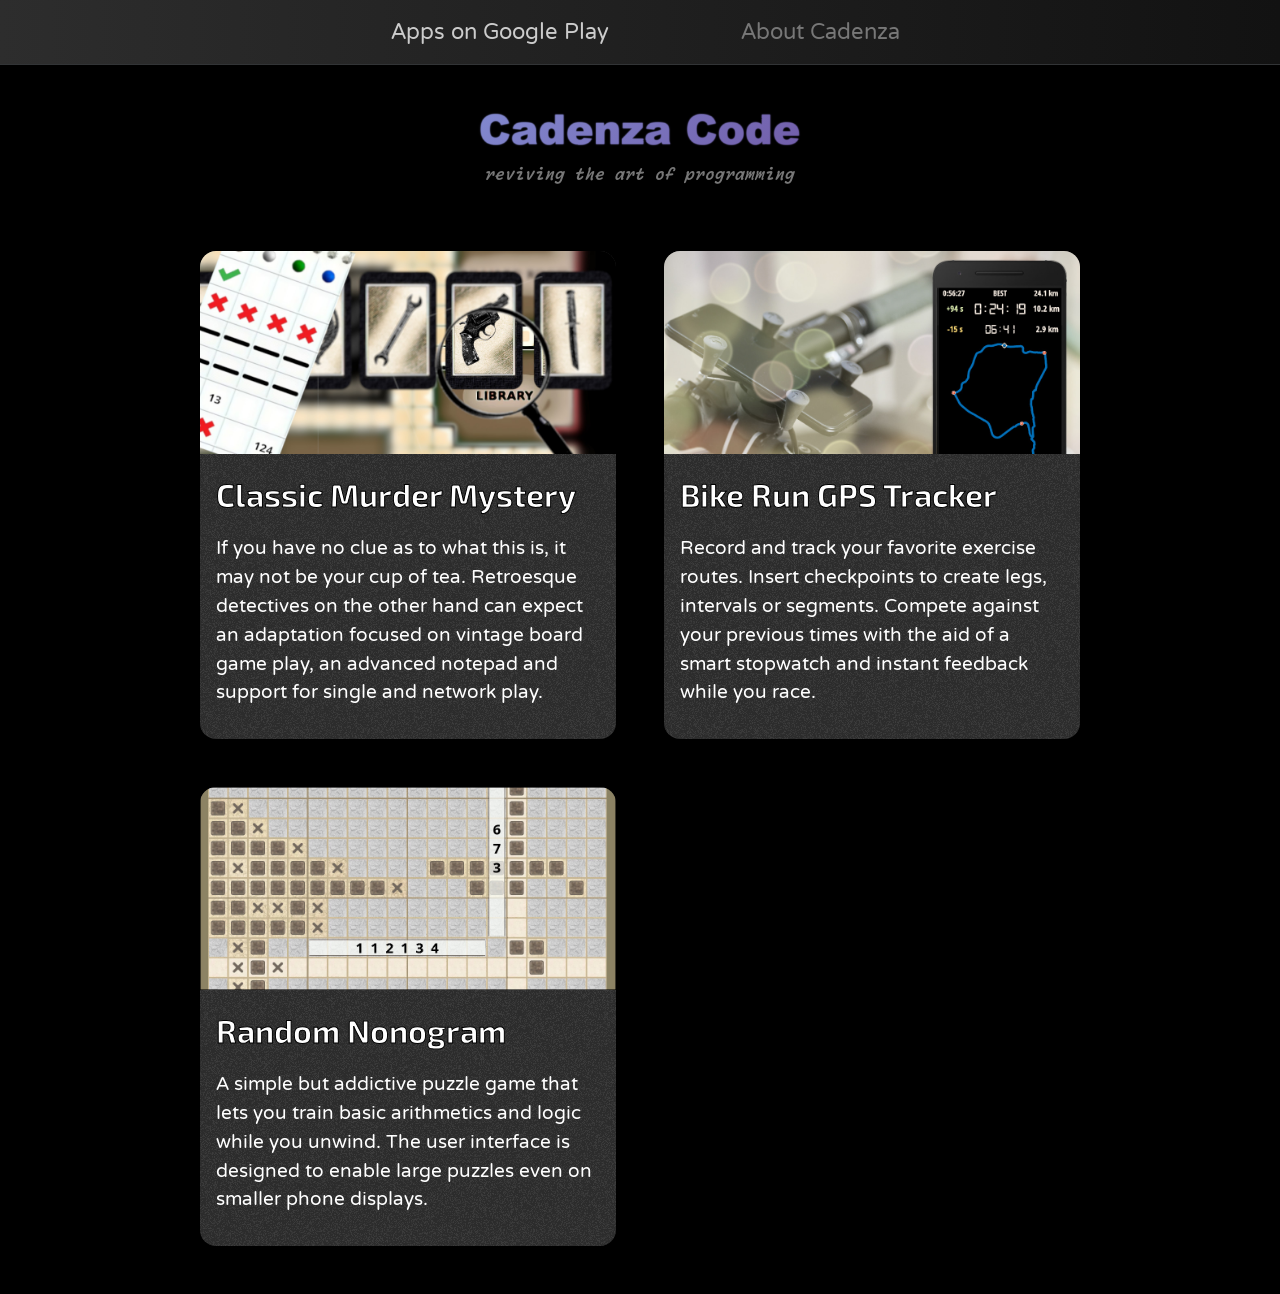
<file: index.html>
<!DOCTYPE html>

<html lang="en">

    <head>
        <meta charset="utf-8" />
        <title>Cadenza Code</title>
        <link rel="stylesheet" href="css/reset.css" />
        <link rel="stylesheet" href="css/styles.css" />
    </head>

    <body>

        <nav class="menu">
            <ul>
                <li>Apps on Google Play</li>
                <!-- <li><a href="news.html">News</a></li> -->
                <li><a href="about.html">About Cadenza</a></li>
            </ul>
        </nav>

        <header>
            <h1> Cadenze Code </h1>
          <div id="tagline">reviving the art of programming</div>
        </header>

        <section id="apps" class="catalog">

            <div class="item">
                <div class="screenshot">
                    <a href="https://play.google.com/store/apps/details?id=cadenzacode.clueless.detective.find.clue"><img src="img/classic.jpg" /></a>
                </div>
                <div class="title"> Classic Murder Mystery </div>
                <div class="description">
                    If you have no clue as to what this is, it may not be your cup of tea. Retroesque detectives on the other hand can expect an adaptation focused on vintage board game play, an advanced notepad and support for single and network play.
                </div>
            </div>

            <div class="item">
                <div class="screenshot">
                    <a href="https://play.google.com/store/apps/details?id=cadenzacode.bike.run.hike"><img src="img/bike.jpg" /></a>
                </div>
                <div class="title"> Bike Run GPS Tracker </div>
                <div class="description">
                    Record and track your favorite exercise routes. Insert checkpoints to create legs, intervals or segments. Compete against your previous times with the aid of a smart stopwatch and instant feedback while you race.
                </div>
            </div>

            <div class="item">
                <div class="screenshot">
                    <a href="https://play.google.com/store/apps/details?id=cadenzacode.picross.random.nonogram"> <img src="img/nonogram.jpg" /></a>
                </div>
                <div class="title"> Random Nonogram </div>
                <div class="description">
                    A simple but addictive puzzle game that lets you train basic arithmetics and logic while you unwind. The user interface is designed to enable large puzzles even on smaller phone displays.
                </div>
            </div>

        </section>

    </body>

</html>
</file>
<file: css/styles.css>
@font-face {
    font-family: "Varela";
    src: url(fonts/VarelaRound.woff);
}

@font-face {
    font-family: "Argon";
    src: url(fonts/Argon.woff);
}

@font-face {
    font-family: "Radon";
    src: url(fonts/Radon.woff);
}

@font-face {
  font-family: "Exo2";
  src: url(fonts/Exo2-Bold.ttf);
}


:root {
    font-family: "Varela", sans-serif;
    background-color: black;
}

header {
    margin-top: 6rem;
    display: flex; flex-direction: column;
}

h1 {
    margin-top: 0rem;
    display: flex;
    font-size: 2.8rem;
    color: transparent;
    justify-content: center;
    align-items: center;
    background: url('../img/text.png') no-repeat;
    background-size: auto 2.7rem;
    background-position: center;
#    background-clip: text;
#    text-fill-color: transparent;
#    -webkit-text-fill-color: transparent;
#    background-size: 300% 100%;
#    background-image: linear-gradient(135deg, #96C0FF 0%, #6C4F9D 25%, #D42635 50%, #F58437 75%, #FFE295 100%);
#    -webkit-animation: AnimateBG 40s ease infinite;
#    animation: AnimateBG 40s ease infinite;
}

h1:before {
    z-index: -1;
    content: "";
    position:absolute;
    width: 100%;
    height: 2.5rem;
    background-size: 300% 100%;
    background-image: linear-gradient(135deg, #96C0FF 0%, #6C4F9D 25%, #D42635 50%, #F58437 75%, #FFE295 100%);
    -webkit-animation: AnimateBG 40s ease infinite;
    animation: AnimateBG 40s ease infinite;
}

@keyframes AnimateBG {
    0% {
        background-position: 0%;
#transform: translate(0%, 0%);
    }
    50% {
        background-position: 100%;
#transform: translate(100%, 0%);
    }
    100% {
        background-position: 0%;
#transform: translate(0%, 0%);
    }
}

#tagline {
    display: flex;
    color: #777;
    font-family: "Radon";
    font-size: 1rem;
    justify-content: center;
    align-items: center;
    margin-bottom: 4rem;
}

#apps.catalog {
    width: 55rem;
    display: grid;
    grid-template-columns: 1fr 1fr;
    gap: 3rem;
    margin: auto;
    padding-bottom: 3rem;
}

#apps.about {
    width: 50rem;
    display: grid;
    grid-template-columns: 1fr;
    gap: 3rem;
    margin: auto;
    padding-bottom: 3rem;
}

#apps .item {
    overflow:hidden;
    background: url("../img/gravel.png");
    background-color: rgb(48, 48, 48);
    border-radius: 1rem;
    <!-- width: 30rem; -->
    margin-top: 3rem;
}

.screenshot {
    overflow:hidden;
}

#apps img {
    transition: transform 0.6s ease 0s;
    transform-origin: left center 0px;
}

#apps img:hover {
    transform: scale(1.2);
}

#apps .title {
    font-family: "Exo2";
    font-size: 2rem;
    padding: 1rem;
#    width: 20rem;
    -webkit-text-stroke-width: 1px;
    -webkit-text-stroke-color: black;
    color: white;
}

#apps .description {
    font-size: 1.2em;
    padding: 0rem 1rem;
    padding-bottom: 2rem;
    color: white;
}

nav {
    z-index: 100;
    position: fixed;
    top: 0;
    width: 100%;
    display:flex;
    background-image: linear-gradient(to right, rgb(45, 45, 45), rgb(18, 18, 18));
    /*rgb(27, 29, 32);*/
    border-bottom: 1px solid rgb(50, 52, 54);
    margin-bottom: 2rem;
    justify-content:center;
    align-items: center;
}

.menu ul {
    display: flex;
    justify-content: center;
    align-items: center;
    height:4rem;
    max-width: 720px;
    margin: 0 auto;
    list-style: none;
}

.menu li {
    width: 20rem;
    color: #CCC;
    font-size: 22px;
    transition: background-position-x 0.9s linear;
    text-align: center;
    justify-content: center;
}

a {
    color: #777;
    text-decoration: none;
    transition: all 0.45s;
}

a:hover {
    color: white;
}
</file>
